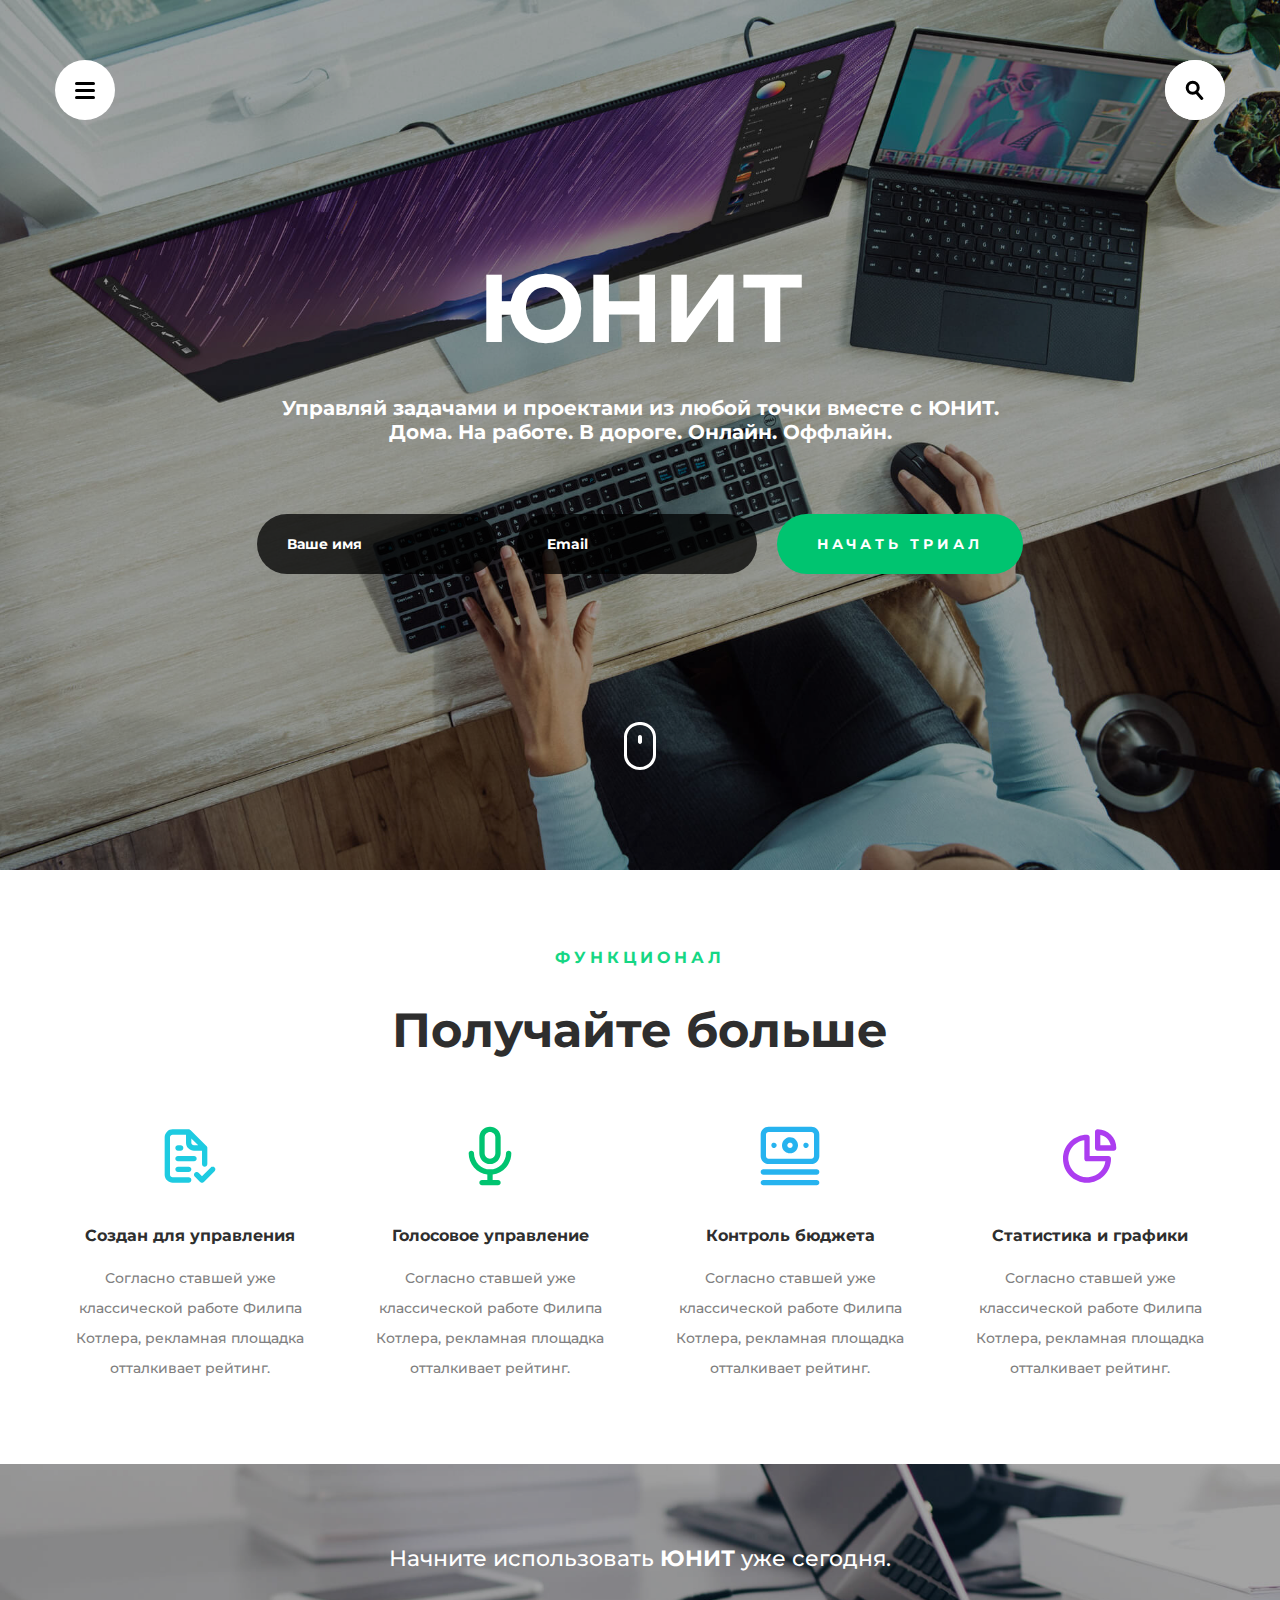
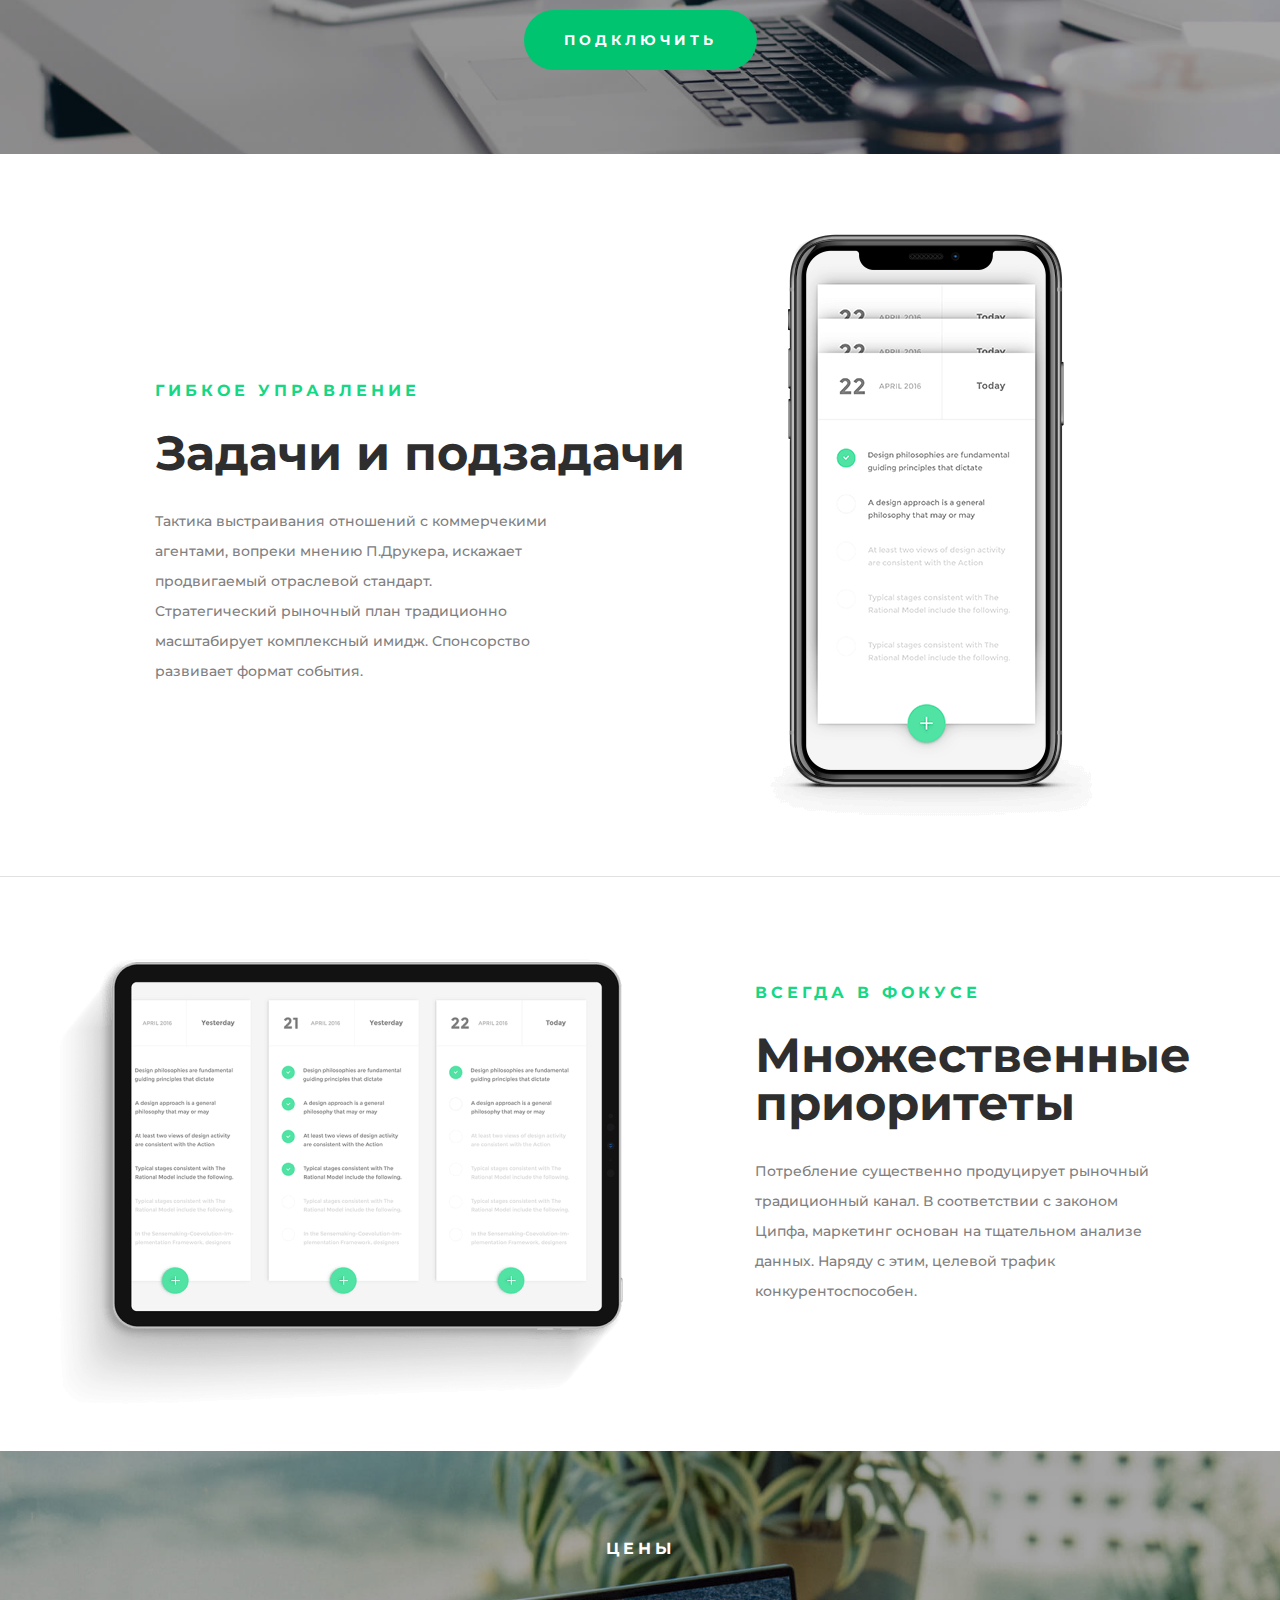
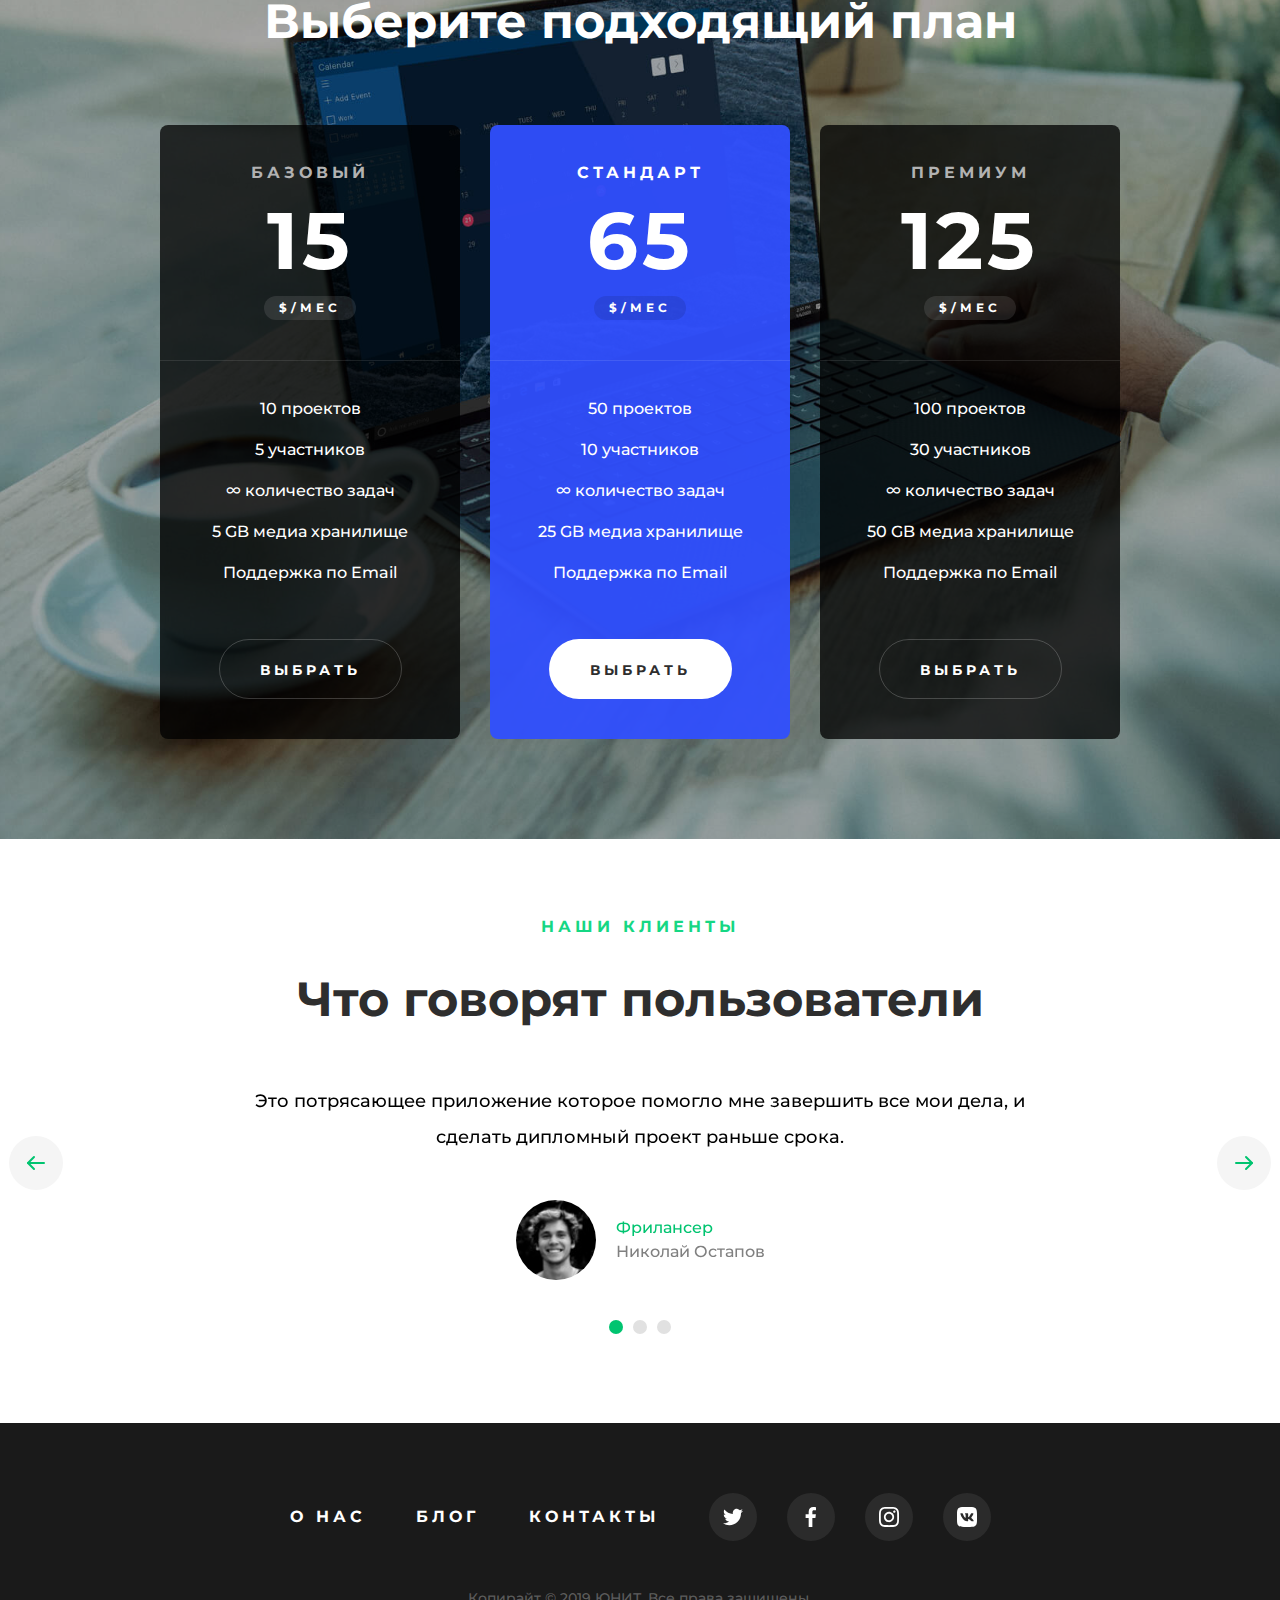
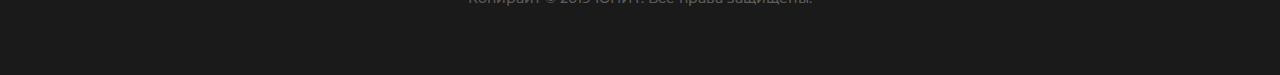
<file: index.html>
<!DOCTYPE html>
<html lang="ru">
	<head>
		<!-- encoding -->
		<meta charset="UTF-8" >
		<!-- Mobile support -->
		<meta name="viewport" content="width=device-width, initial-scale=1.0" >

		<!-- Title and SEO -->
		<title>Юнит - task manager</title>
		<meta name="description" content="Описание страницы" >
		<meta name="keywords" content="ключевые слова, фразы" >

		<!-- Styles -->
		<link rel="stylesheet" href="./css/main.css" >

		<link rel="stylesheet" href="./libs/owl/assets/owl.carousel.min.css">

		<!-- Open Graph -->
		<!-- <meta property="og:url" content="https://webcademy.ru/" /> -->
		<meta property="og:type" content="website" >
		<meta property="og:title" content="Туристическое агентство Форест Тревел" >
		<meta property="og:description" content="Турпоходы по дикой природе" >
		<meta property="og:image" content="./img/opengraph.jpg">

		<!-- Favicons -->
		<link rel="apple-touch-icon" sizes="180x180" href="./img/favicon/apple-touch-icon.png">
		<link rel="icon" type="image/png" sizes="32x32" href="./img/favicon/favicon-32x32.png">
		<link rel="icon" type="image/png" sizes="16x16" href="./img/favicon/favicon-16x16.png">
		<link rel="manifest" href="./img/favicon/site.webmanifest">
		<link rel="mask-icon" href="./img/favicon/safari-pinned-tab.svg" color="#1a60cf">
		<link rel="shortcut icon" href="./img/favicon/favicon.ico">
		<meta name="msapplication-TileColor" content="#00aba9">
		<meta name="msapplication-config" content="./img/favicon/browserconfig.xml">
		<meta name="theme-color" content="#ffffff">
	</head>
	<body>
		<header class="header">
			<div class="header__wrapper">
				<div class="header__btns">
					<button class="header__btns-nav-icon nav-icon">
						<div class="nav-icon__middle"></div>
					</button>
					<nav class="nav">
						<div class="nav__top">навигация по сайту</div>
						<ul class="nav__list">
							<li>
								<a href="#functional">Функционал</a>
							</li>
							<li>
								<a href="#control">Гибкое управление</a>
							</li>
							<li>
								<a href="#focus">Всегда в фокусе</a>
							</li>
							<li>
								<a href="#price">Цены</a>
							</li>
							<li>
								<a href="#clients">Отзывы клиентов</a>
							</li>
						</ul>		
					</nav>
					<form class="header__btn-search search">
						<input type="text" class="search__input" placeholder="Введите текст для поиска">
						<button class="search__btn">
								<svg width="20" height="20" viewBox="0 0 20 20" fill="none" xmlns="http://www.w3.org/2000/svg">
									<g class="search__btn-icon">
									<path fill-rule="evenodd" clip-rule="evenodd" d="M7.70001 13.2C10.7376 13.2 13.2 10.7375 13.2 7.69995C13.2 4.66239 10.7376 2.19995 7.70001 2.19995C4.66245 2.19995 2.20001 4.66239 2.20001 7.69995C2.20001 10.7375 4.66245 13.2 7.70001 13.2Z" stroke-width="3" stroke-linecap="round" stroke-linejoin="round"/>
									<path d="M16.8 18.4L11.2 12" stroke-width="3" stroke-linecap="round" stroke-linejoin="round"/>
									</g>
								</svg>
						</button>
					</form>
				</div>
				<div class="container header__content">
					<h1 class="header__title">ЮНИТ</h1>
					<div class="header__text">
						<p>
							Управляй задачами и проектами из любой точки вместе с ЮНИТ.
							Дома. На работе. В дороге. Онлайн. Оффлайн.
						</p>
					</div>
					<form action="#!" class="header__form">
						<input type="text" placeholder="Ваше имя" class="input">
						<input type="email" placeholder="Email" class="input">
						<button type="button" class="button">начать триал</button>
					</form>
				</div>
				<div class="header__scroll">
					<a href="#functional">
						<img src="./img/icons/header/mouse.svg" alt="mouse icon" width="32" height="48">
					</a>
				</div>
			</div>
		</header>
		<section class="section-functional" id="functional">
			<div class="container">
				<header class="section-functional__header">
					<h2 class="section-functional__title title">функционал</h2>
					<h3 class="subtitle">Получайте больше</h3>
				</header>
				<div class="section-functional__row">
					<div class="card">
						<img src="./img/icons/main/list-icon.svg" alt="List icon" class="card__img" width="64" height="64">
						<h4 class="card__title">Создан для управления</h4>
						<p class="card__text">
							Согласно ставшей уже классической работе Филипа Котлера, рекламная площадка отталкивает рейтинг.
						</p>
					</div>
					<div class="card">
						<img src="./img/icons/main/microphone-icon.svg" alt="Microphone icon" class="card__img" width="64" height="64">
						<h4 class="card__title">Голосовое управление</h4>
						<p class="card__text">
							Согласно ставшей уже классической работе Филипа Котлера, рекламная площадка отталкивает рейтинг.
						</p>
					</div>
					<div class="card">
						<img src="./img/icons/main/monie-icon.svg" alt="Monie icon" class="card__img" width="64" height="64">
						<h4 class="card__title">Контроль бюджета</h4>
						<p class="card__text">
							Согласно ставшей уже классической работе Филипа Котлера, рекламная площадка отталкивает рейтинг.
						</p>
					</div>
					<div class="card">
						<img src="./img/icons/main/part-icon.svg" alt="Part icon" class="card__img" width="64" height="64">
						<h4 class="card__title">Статистика и графики</h4>
						<p class="card__text">
							Согласно ставшей уже классической работе Филипа Котлера, рекламная площадка отталкивает рейтинг.
						</p>
					</div>
				</div>
			</div>
		</section>
		<section class="section-cta">
			<div class="section-cta__content">
				<div class="container">
					<h2 class="section-cta__title">Начните использовать <span>ЮНИТ</span> уже сегодня.</h2>
					<a href="#price" class="button">подключить</a>
				</div>
			</div>
		</section>
		<section class="section-tasks" id="control">
			<div class="container">
				<div class="section-tasks__row">
					<div class="section-tasks__content">
						<header class="section-tasks__header">
							<h2 class="section-tasks__title title">гибкое управление</h2>
							<h3 class="subtitle">Задачи и подзадачи</h3>
						</header>
						<div class="section-tasks__text">
							<p>
								Тактика выстраивания отношений с коммерчекими агентами, вопреки мнению П.Друкера, искажает продвигаемый отраслевой стандарт. Стратегический рыночный план традиционно масштабирует комплексный имидж. Спонсорство развивает формат события.
							</p>	
						</div>
					</div>	
					<div class="section-tasks__img">
						<picture>
							<source media="(max-width: 899px)" srcset="./img/main/iPhone-mobile.png">
							<source media="(max-width: 1199px)" srcset="./img/main/iPhone-tablet.png">
							<img src="./img/main/iPhone.png" alt="iphone" width="356" height="602">
						  </picture>
					</div>
				</div>
			</div>
		</section>
		<section class="section-focus" id="focus">
			<div class="container">
				<div class="section-focus__row">
					<div class="section-focus__img">
						<img src="./img/main/iPad.png" alt="iPad" width="570" height="454">
					</div>
					<div class="section-focus__content">
						<header class="section-focus__header">
							<h2 class="section-focus__title title">всегда в фокусе</h2>
							<h3 class="subtitle">Множественные приоритеты</h3>
						</header>
						<div class="section-focus__text">
							<p>
								Потребление существенно продуцирует рыночный традиционный канал. В соответствии с законом Ципфа, маркетинг основан на тщательном анализе данных. Наряду с этим, целевой трафик конкурентоспособен.
							</p>
						</div>
					</div>
				</div>
			</div>
		</section>
		<section class="section-price" id="price">
			<div class="section-price__content">
				<div class="container">
					<header class="section-price__header">
						<h2 class="section-price__title title title--white">цены</h2>
						<h3 class="subtitle">Выберите подходящий план</h3>
					</header>
					<div class="section-price__row">
						<div class="package">
							<div class="package__header">
								<h4 class="package__title">базовый</h4>
								<span class="package__price">15</span>
								<span class="package__period">$/мес</span>
							</div>
							<ul class="package__list">
								<li>10 проектов</li>
								<li>5 участников</li>
								<li>∞ количество задач</li>
								<li>5 GB медиа хранилище </li>
								<li>Поддержка по Email</li>
							</ul>
							<div class="package__btn">
								<button type="button" class="button-outline">выбрать</button>
							</div>							
						</div>
						<div class="package package--special">
							<div class="package__header">
								<h4 class="package__title">стандарт</h4>
								<span class="package__price">65</span>
								<span class="package__period">$/мес</span>
							</div>
							<ul class="package__list">
								<li>50 проектов</li>
								<li>10 участников</li>
								<li>∞ количество задач</li>
								<li>25 GB медиа хранилище </li>
								<li>Поддержка по Email</li>
							</ul>
							<div class="package__btn">
								<button type="button" class="button-solid">выбрать</button>
							</div>
						</div>
						<div class="package">
							<div class="package__header">
								<h4 class="package__title">премиум</h4>
								<span class="package__price">125</span>
								<span class="package__period">$/мес</span>
							</div>
							<ul class="package__list">
								<li>100 проектов</li>
								<li>30 участников</li>
								<li>∞ количество задач</li>
								<li>50 GB медиа хранилище </li>
								<li>Поддержка по Email</li>
							</ul>
							<div class="package__btn">
								<button type="button" class="button-outline">выбрать</button>
							</div>
						</div>
					</div>
				</div>
			</div>
		</section>
		<section class="section-clients" id="clients">
			<div class="container">
				<header class="section-clients__header">
					<h2 class="section-clients__title title">наши клиенты</h2>
					<h3 class="subtitle">Что говорят пользователи</h3>
				</header>
				<div class="section-clients__slider">
					<button class="slider__arrow slider__arrow--left">
						<svg width="24" height="24" viewBox="0 0 24 24" fill="none" xmlns="http://www.w3.org/2000/svg">
							<g class="slider__arrow-svg">
								<path d="M20 12H4" stroke-width="2" stroke-linecap="round" stroke-linejoin="round"/>
								<path d="M10 18L4 12L10 6" stroke-width="2" stroke-linecap="round" stroke-linejoin="round"/>
							</g>
						</svg>
					</button>
					<button class="slider__arrow slider__arrow--right">
						<svg width="24" height="24" viewBox="0 0 24 24" fill="none" xmlns="http://www.w3.org/2000/svg">
							<g class="slider__arrow-svg">
								<path d="M4 12H20" stroke-width="2" stroke-linecap="round" stroke-linejoin="round"/>
								<path d="M14 6L20 12L14 18" stroke-width="2" stroke-linecap="round" stroke-linejoin="round"/>
							</g>
						</svg>
					</button>
					<div class="slider owl-carousel owl-theme">
						<!-- slider item -->
						<div class="slider-item">
							<div class="slider-item__text">
								<p> Это потрясающее приложение которое помогло мне завершить все мои дела, и сделать дипломный проект раньше срока.</p>
							</div>
							<div class="slider-item__author">
								<div class="slider-item__avatar">
									<img src="./img/main/user-01.jpg" alt="Avatar">
								</div>
								<div class="slider-item__author-desc">
									<span class="slider-item__author-title">Фрилансер</span>
									<span class="slider-item__author-name">Николай Остапов</span>
								</div>
							</div>
						</div>
						<!-- slider item -->
						<!-- slider item -->
						<div class="slider-item">
							<div class="slider-item__text">
								<p> Это потрясающее приложение которое помогло мне завершить все мои дела, и сделать дипломный проект раньше срока.</p>
							</div>
							<div class="slider-item__author">
								<div class="slider-item__avatar">
									<img src="./img/main/user-01.jpg" alt="Avatar">
								</div>
								<div class="slider-item__author-desc">
									<span class="slider-item__author-title">Фрилансер</span>
									<span class="slider-item__author-name">Николай Остапов</span>
								</div>
							</div>
						</div>
						<!-- slider item -->
						<!-- slider item -->
						<div class="slider-item">
							<div class="slider-item__text">
								<p> Это потрясающее приложение которое помогло мне завершить все мои дела, и сделать дипломный проект раньше срока.</p>
							</div>
							<div class="slider-item__author">
								<div class="slider-item__avatar">
									<img src="./img/main/user-01.jpg " alt="Avatar" width="80" height="80">
								</div>
								<div class="slider-item__author-desc">
									<span class="slider-item__author-title">Фрилансер</span>
									<span class="slider-item__author-name">Николай Остапов</span>
								</div>
							</div>
						</div>
						<!-- slider item -->
					</div>
				</div>
			</div>
		</section>
		<footer class="footer">
			<div class="container">
				<div class="footer__row">
					<nav class="footer__nav">
						<a href="#!" class="footer__nav-item">о нас</a>
						<a href="#!" class="footer__nav-item">блог</a>
						<a href="#!" class="footer__nav-item">контакты</a>
					</nav>
					<div class="footer__socials">
						<a href="#!" class="footer__socials-item">
							<img src="./img/icons/footer-sotial/twitter.svg" alt="twitter" width="24" height="24">
						</a>
						<a href="#!" class="footer__socials-item">
							<img src="./img/icons/footer-sotial/facebook.svg" alt="facebook" width="24" height="24">
						</a>
						<a href="#!" class="footer__socials-item">
							<img src="./img/icons/footer-sotial/instagram.svg" alt="instagram" width="24" height="24">
						</a>
						<a href="#!" class="footer__socials-item">
							<img src="./img/icons/footer-sotial/vk.svg" alt="vk" width="24" height="24">
						</a>
					</div>
				</div>
				<div class="footer__copyright">
					<p>
						Копирайт &#169; 2019 ЮНИТ. Все права защищены.
					</p>
				</div>
			</div>
		</footer>
		<script src="./libs/jquery-3.7.0.min.js"></script>
		<script src="./libs/owl/owl.carousel.min.js"></script>
		<script src="./js/main.js"></script>
	</body>
</html>
</file>
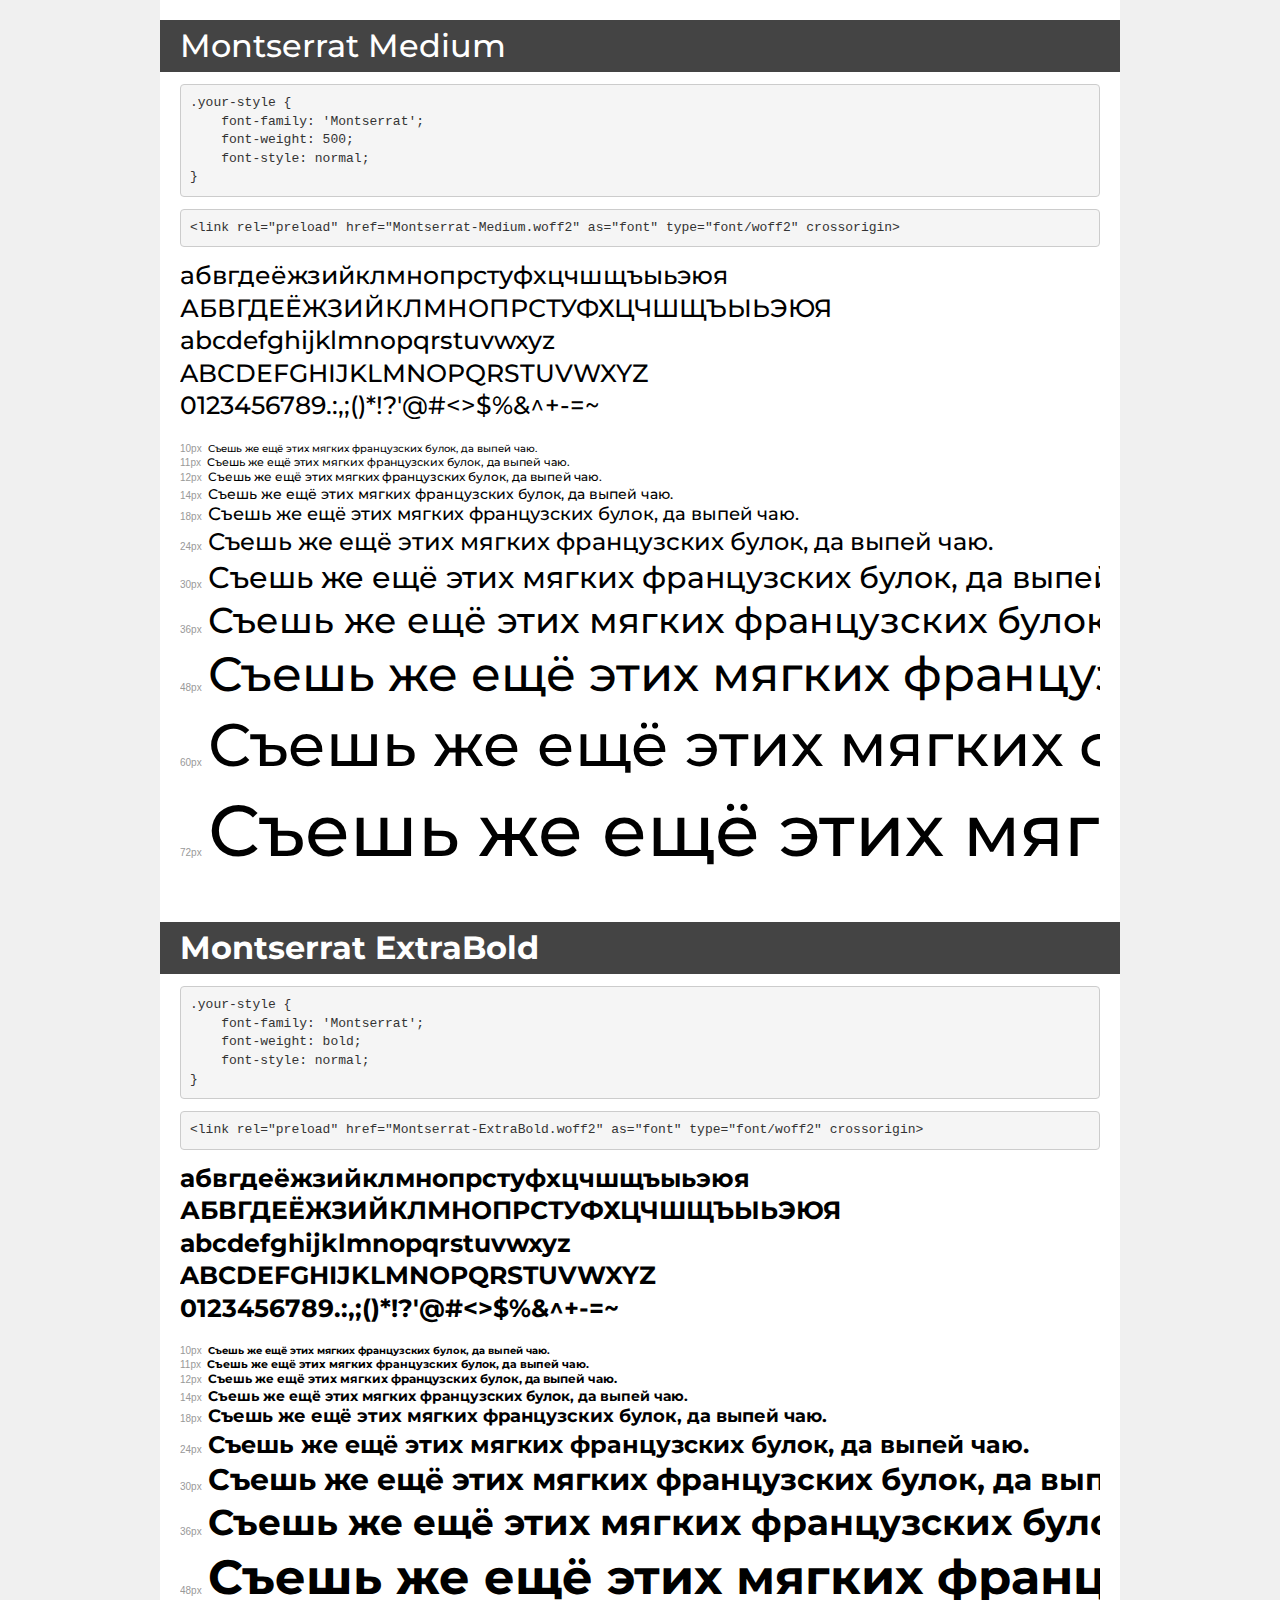
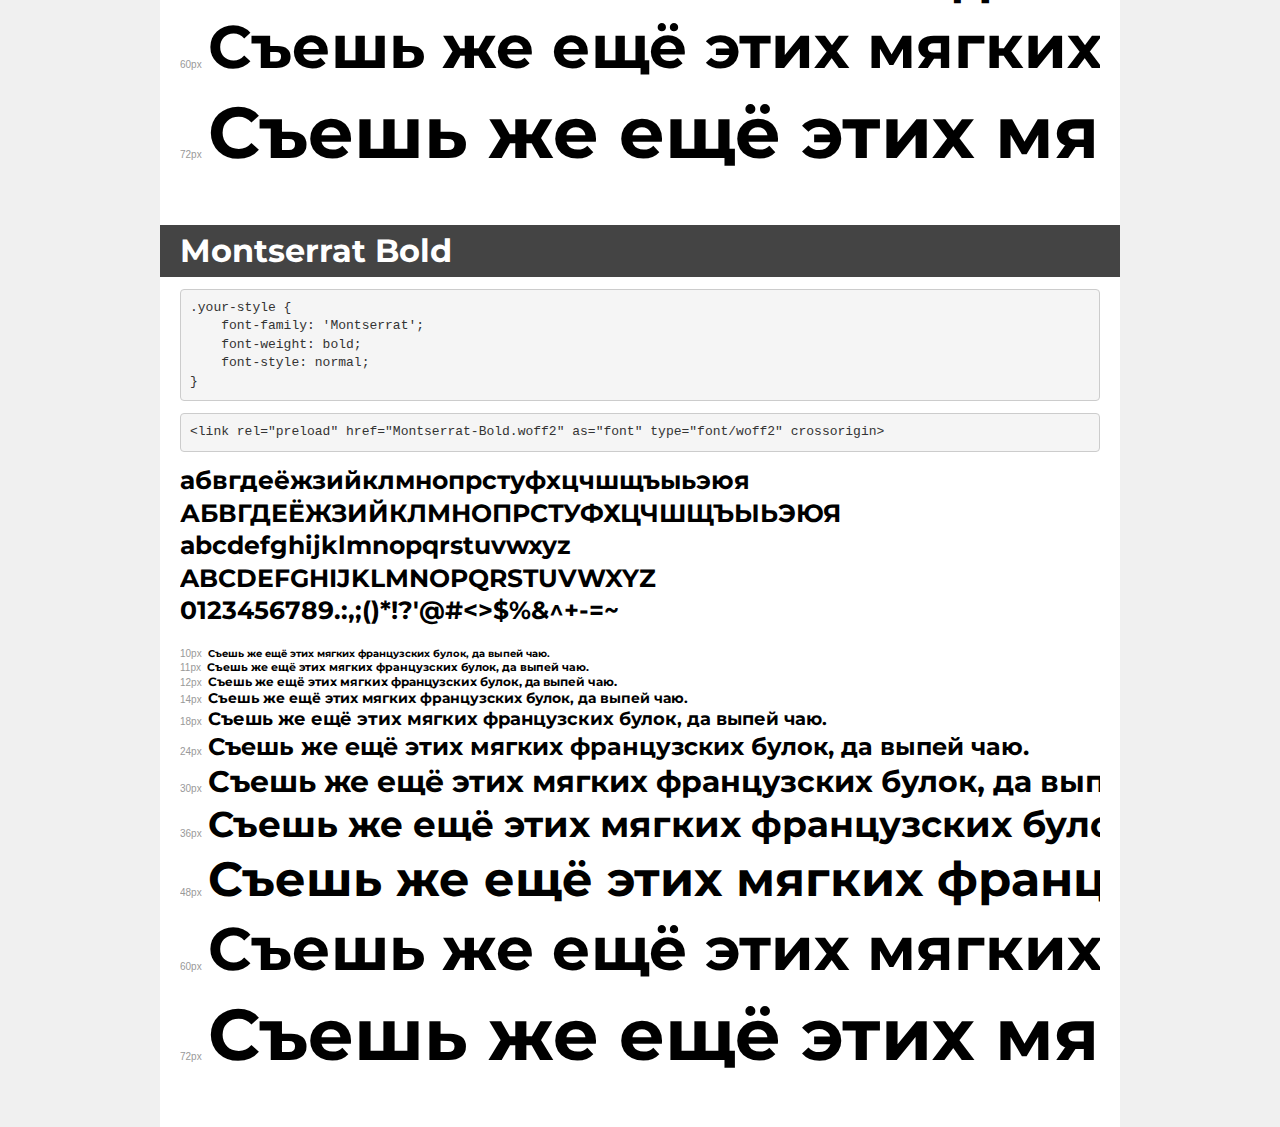
<file: fonts/montserrat/demo.html>
<!DOCTYPE html>
<html lang="en">
<head>
    <meta charset="utf-8">
    <meta http-equiv="X-UA-Compatible" content="IE=edge">
    <meta name="viewport" content="width=device-width, initial-scale=1">
    <meta name="robots" content="noindex, noarchive">
    <meta name="format-detection" content="telephone=no">
    <title>Transfonter demo</title>
    <link href="stylesheet.css" rel="stylesheet">
    <style>
        /*
        http://meyerweb.com/eric/tools/css/reset/
        v2.0 | 20110126
        License: none (public domain)
        */
        html, body, div, span, applet, object, iframe,
        h1, h2, h3, h4, h5, h6, p, blockquote, pre,
        a, abbr, acronym, address, big, cite, code,
        del, dfn, em, img, ins, kbd, q, s, samp,
        small, strike, strong, sub, sup, tt, var,
        b, u, i, center,
        dl, dt, dd, ol, ul, li,
        fieldset, form, label, legend,
        table, caption, tbody, tfoot, thead, tr, th, td,
        article, aside, canvas, details, embed,
        figure, figcaption, footer, header, hgroup,
        menu, nav, output, ruby, section, summary,
        time, mark, audio, video {
            margin: 0;
            padding: 0;
            border: 0;
            font-size: 100%;
            font: inherit;
            vertical-align: baseline;
        }
        /* HTML5 display-role reset for older browsers */
        article, aside, details, figcaption, figure,
        footer, header, hgroup, menu, nav, section {
            display: block;
        }
        body {
            line-height: 1;
        }
        ol, ul {
            list-style: none;
        }
        blockquote, q {
            quotes: none;
        }
        blockquote:before, blockquote:after,
        q:before, q:after {
            content: '';
            content: none;
        }
        table {
            border-collapse: collapse;
            border-spacing: 0;
        }
        /* demo styles */
        body {
            background: #f0f0f0;
            color: #000;
        }
        .page {
            background: #fff;
            width: 920px;
            margin: 0 auto;
            padding: 20px 20px 0 20px;
            overflow: hidden;
        }
        .font-container {
            overflow-x: auto;
            overflow-y: hidden;
            margin-bottom: 40px;
            line-height: 1.3;
            white-space: nowrap;
            padding-bottom: 5px;
        }
        h1 {
            position: relative;
            background: #444;
            font-size: 32px;
            color: #fff;
            padding: 10px 20px;
            margin: 0 -20px 12px -20px;
        }
        .letters {
            font-size: 25px;
            margin-bottom: 20px;
        }
        .s10:before {
            content: '10px';
        }
        .s11:before {
            content: '11px';
        }
        .s12:before {
            content: '12px';
        }
        .s14:before {
            content: '14px';
        }
        .s18:before {
            content: '18px';
        }
        .s24:before {
            content: '24px';
        }
        .s30:before {
            content: '30px';
        }
        .s36:before {
            content: '36px';
        }
        .s48:before {
            content: '48px';
        }
        .s60:before {
            content: '60px';
        }
        .s72:before {
            content: '72px';
        }
        .s10:before, .s11:before, .s12:before, .s14:before,
        .s18:before, .s24:before, .s30:before, .s36:before,
        .s48:before, .s60:before, .s72:before {
            font-family: Arial, sans-serif;
            font-size: 10px;
            font-weight: normal;
            font-style: normal;
            color: #999;
            padding-right: 6px;
        }
        pre {
            display: block;
            padding: 9px;
            margin: 0 0 12px;
            font-family: Monaco, Menlo, Consolas, "Courier New", monospace;
            font-size: 13px;
            line-height: 1.428571429;
            color: #333;
            font-weight: normal;
            font-style: normal;
            background-color: #f5f5f5;
            border: 1px solid #ccc;
            overflow-x: auto;
            border-radius: 4px;
        }
        /* responsive */
        @media (max-width: 959px) {
            .page {
                width: auto;
                margin: 0;
            }
        }
    </style>
</head>
<body>
<div class="page">
    <div class="demo">
        <h1 style="font-family: 'Montserrat'; font-weight: 500; font-style: normal;">Montserrat Medium</h1>
        <pre title="Usage">.your-style {
    font-family: 'Montserrat';
    font-weight: 500;
    font-style: normal;
}</pre>
        <pre title="Preload (optional)">
&lt;link rel=&quot;preload&quot; href=&quot;Montserrat-Medium.woff2&quot; as=&quot;font&quot; type=&quot;font/woff2&quot; crossorigin&gt;</pre>
        <div class="font-container" style="font-family: 'Montserrat'; font-weight: 500; font-style: normal;">
            <p class="letters">
                абвгдеёжзийклмнопрстуфхцчшщъыьэюя<br>
АБВГДЕЁЖЗИЙКЛМНОПРСТУФХЦЧШЩЪЫЬЭЮЯ<br>
abcdefghijklmnopqrstuvwxyz<br>
ABCDEFGHIJKLMNOPQRSTUVWXYZ<br>
                0123456789.:,;()*!?'@#&lt;&gt;$%&^+-=~
            </p>
            <p class="s10" style="font-size: 10px;">Съешь же ещё этих мягких французских булок, да выпей чаю.</p>
            <p class="s11" style="font-size: 11px;">Съешь же ещё этих мягких французских булок, да выпей чаю.</p>
            <p class="s12" style="font-size: 12px;">Съешь же ещё этих мягких французских булок, да выпей чаю.</p>
            <p class="s14" style="font-size: 14px;">Съешь же ещё этих мягких французских булок, да выпей чаю.</p>
            <p class="s18" style="font-size: 18px;">Съешь же ещё этих мягких французских булок, да выпей чаю.</p>
            <p class="s24" style="font-size: 24px;">Съешь же ещё этих мягких французских булок, да выпей чаю.</p>
            <p class="s30" style="font-size: 30px;">Съешь же ещё этих мягких французских булок, да выпей чаю.</p>
            <p class="s36" style="font-size: 36px;">Съешь же ещё этих мягких французских булок, да выпей чаю.</p>
            <p class="s48" style="font-size: 48px;">Съешь же ещё этих мягких французских булок, да выпей чаю.</p>
            <p class="s60" style="font-size: 60px;">Съешь же ещё этих мягких французских булок, да выпей чаю.</p>
            <p class="s72" style="font-size: 72px;">Съешь же ещё этих мягких французских булок, да выпей чаю.</p>
        </div>
    </div>

    <div class="demo">
        <h1 style="font-family: 'Montserrat'; font-weight: bold; font-style: normal;">Montserrat ExtraBold</h1>
        <pre title="Usage">.your-style {
    font-family: 'Montserrat';
    font-weight: bold;
    font-style: normal;
}</pre>
        <pre title="Preload (optional)">
&lt;link rel=&quot;preload&quot; href=&quot;Montserrat-ExtraBold.woff2&quot; as=&quot;font&quot; type=&quot;font/woff2&quot; crossorigin&gt;</pre>
        <div class="font-container" style="font-family: 'Montserrat'; font-weight: bold; font-style: normal;">
            <p class="letters">
                абвгдеёжзийклмнопрстуфхцчшщъыьэюя<br>
АБВГДЕЁЖЗИЙКЛМНОПРСТУФХЦЧШЩЪЫЬЭЮЯ<br>
abcdefghijklmnopqrstuvwxyz<br>
ABCDEFGHIJKLMNOPQRSTUVWXYZ<br>
                0123456789.:,;()*!?'@#&lt;&gt;$%&^+-=~
            </p>
            <p class="s10" style="font-size: 10px;">Съешь же ещё этих мягких французских булок, да выпей чаю.</p>
            <p class="s11" style="font-size: 11px;">Съешь же ещё этих мягких французских булок, да выпей чаю.</p>
            <p class="s12" style="font-size: 12px;">Съешь же ещё этих мягких французских булок, да выпей чаю.</p>
            <p class="s14" style="font-size: 14px;">Съешь же ещё этих мягких французских булок, да выпей чаю.</p>
            <p class="s18" style="font-size: 18px;">Съешь же ещё этих мягких французских булок, да выпей чаю.</p>
            <p class="s24" style="font-size: 24px;">Съешь же ещё этих мягких французских булок, да выпей чаю.</p>
            <p class="s30" style="font-size: 30px;">Съешь же ещё этих мягких французских булок, да выпей чаю.</p>
            <p class="s36" style="font-size: 36px;">Съешь же ещё этих мягких французских булок, да выпей чаю.</p>
            <p class="s48" style="font-size: 48px;">Съешь же ещё этих мягких французских булок, да выпей чаю.</p>
            <p class="s60" style="font-size: 60px;">Съешь же ещё этих мягких французских булок, да выпей чаю.</p>
            <p class="s72" style="font-size: 72px;">Съешь же ещё этих мягких французских булок, да выпей чаю.</p>
        </div>
    </div>

    <div class="demo">
        <h1 style="font-family: 'Montserrat'; font-weight: bold; font-style: normal;">Montserrat Bold</h1>
        <pre title="Usage">.your-style {
    font-family: 'Montserrat';
    font-weight: bold;
    font-style: normal;
}</pre>
        <pre title="Preload (optional)">
&lt;link rel=&quot;preload&quot; href=&quot;Montserrat-Bold.woff2&quot; as=&quot;font&quot; type=&quot;font/woff2&quot; crossorigin&gt;</pre>
        <div class="font-container" style="font-family: 'Montserrat'; font-weight: bold; font-style: normal;">
            <p class="letters">
                абвгдеёжзийклмнопрстуфхцчшщъыьэюя<br>
АБВГДЕЁЖЗИЙКЛМНОПРСТУФХЦЧШЩЪЫЬЭЮЯ<br>
abcdefghijklmnopqrstuvwxyz<br>
ABCDEFGHIJKLMNOPQRSTUVWXYZ<br>
                0123456789.:,;()*!?'@#&lt;&gt;$%&^+-=~
            </p>
            <p class="s10" style="font-size: 10px;">Съешь же ещё этих мягких французских булок, да выпей чаю.</p>
            <p class="s11" style="font-size: 11px;">Съешь же ещё этих мягких французских булок, да выпей чаю.</p>
            <p class="s12" style="font-size: 12px;">Съешь же ещё этих мягких французских булок, да выпей чаю.</p>
            <p class="s14" style="font-size: 14px;">Съешь же ещё этих мягких французских булок, да выпей чаю.</p>
            <p class="s18" style="font-size: 18px;">Съешь же ещё этих мягких французских булок, да выпей чаю.</p>
            <p class="s24" style="font-size: 24px;">Съешь же ещё этих мягких французских булок, да выпей чаю.</p>
            <p class="s30" style="font-size: 30px;">Съешь же ещё этих мягких французских булок, да выпей чаю.</p>
            <p class="s36" style="font-size: 36px;">Съешь же ещё этих мягких французских булок, да выпей чаю.</p>
            <p class="s48" style="font-size: 48px;">Съешь же ещё этих мягких французских булок, да выпей чаю.</p>
            <p class="s60" style="font-size: 60px;">Съешь же ещё этих мягких французских булок, да выпей чаю.</p>
            <p class="s72" style="font-size: 72px;">Съешь же ещё этих мягких французских булок, да выпей чаю.</p>
        </div>
    </div>

</div>
</body>
</html>
</file>
<file: css/main.css>
.section-price::before, .section-cta:before, .header::before {
  content: "";
  position: absolute;
  top: 0;
  left: 0;
  bottom: 0;
  right: 0;
  background-color: rgba(0, 0, 0, 0.35);
}

@font-face {
  font-family: "Montserrat";
  src: url("./../fonts/montserrat/Montserrat-Medium.woff2") format("woff2");
  font-weight: 500;
  font-style: normal;
  font-display: swap;
}
@font-face {
  font-family: "Montserrat";
  src: url("./../fonts/montserrat/Montserrat-ExtraBold.woff2") format("woff2");
  font-weight: bold;
  font-style: normal;
  font-display: swap;
}
@font-face {
  font-family: "Montserrat";
  src: url("./../fonts/montserrat/Montserrat-Bold.woff2") format("woff2");
  font-weight: bold;
  font-style: normal;
  font-display: swap;
}
/* Reset and base styles  */
*,
*::before,
*::after {
  -webkit-box-sizing: border-box;
          box-sizing: border-box;
}

html {
  height: 100%; /* sticky footer */
  scroll-behavior: smooth;
}

body {
  height: 100%; /* sticky footer */
  display: -webkit-box;
  display: -ms-flexbox;
  display: flex; /* sticky footer */
  -webkit-box-orient: vertical;
  -webkit-box-direction: normal;
      -ms-flex-direction: column;
          flex-direction: column; /* sticky footer */
  margin: 0;
  font-family: "Montserrat", sans-serif;
  color: #2e2e2e;
}

body > * {
  -ms-flex-negative: 0;
      flex-shrink: 0; /* sticky footer */
}

input, textarea, button {
  font-family: inherit;
  padding: 0;
}

button, label {
  cursor: pointer;
}

h1,
h2,
h3,
h4,
h5,
h6,
p {
  margin: 0;
}

img {
  display: block;
  max-width: 100%;
  height: auto;
}

ul {
  margin: 0;
  padding: 0;
  list-style-type: none;
}

fieldset {
  border: none;
  margin: 0;
  padding: 0;
}

legend {
  display: block;
  margin: 0;
  padding: 0;
  border: none;
}

/* Grid styles */
.container {
  width: 1200px;
  margin-left: auto;
  margin-right: auto;
  padding-left: 15px;
  padding-right: 15px;
}

/* Utility */
.none {
  display: none !important;
}

.nav-icon {
  display: -webkit-box;
  display: -ms-flexbox;
  display: flex;
  -webkit-box-pack: center;
      -ms-flex-pack: center;
          justify-content: center;
  -webkit-box-align: center;
      -ms-flex-align: center;
          align-items: center;
  width: 60px;
  height: 60px;
  background-color: #fff;
  border-radius: 50%;
  border: none;
  cursor: pointer;
  -webkit-transition: background-color 0.2s ease-in;
  transition: background-color 0.2s ease-in;
}
.nav-icon:hover {
  background-color: #00C470;
}
.nav-icon:hover .nav-icon__middle, .nav-icon:hover .nav-icon__middle::before, .nav-icon:hover .nav-icon__middle::after {
  background-color: #fff;
}

.nav-icon__middle {
  position: relative;
  width: 20px;
  height: 3px;
  background-color: #000;
  border-radius: 2px;
  -webkit-transition: background-color 0.2s ease-in;
  transition: background-color 0.2s ease-in;
}
.nav-icon__middle::before, .nav-icon__middle::after {
  content: "";
  position: absolute;
  left: 0;
  width: 20px;
  height: 3px;
  background-color: #000;
  border-radius: 2px;
  -webkit-transition: top 0.2s linear 0.2s, -webkit-transform 0.2s ease-in;
  transition: top 0.2s linear 0.2s, -webkit-transform 0.2s ease-in;
  transition: transform 0.2s ease-in, top 0.2s linear 0.2s;
  transition: transform 0.2s ease-in, top 0.2s linear 0.2s, -webkit-transform 0.2s ease-in;
  -webkit-transition: background-color 0.2s ease-in;
  transition: background-color 0.2s ease-in;
}
.nav-icon__middle::before {
  top: -7px;
}
.nav-icon__middle::after {
  top: 7px;
}

.nav-icon.nav-icon--active {
  position: fixed;
  z-index: 4;
}

.nav-icon.nav-icon--active .nav-icon__middle {
  background-color: transparent;
}
.nav-icon.nav-icon--active .nav-icon__middle::before, .nav-icon.nav-icon--active .nav-icon__middle::after {
  top: 0;
  background-color: #000;
  -webkit-transition: top 0.2s linear, -webkit-transform 0.2s ease-in 0.2s;
  transition: top 0.2s linear, -webkit-transform 0.2s ease-in 0.2s;
  transition: top 0.2s linear, transform 0.2s ease-in 0.2s;
  transition: top 0.2s linear, transform 0.2s ease-in 0.2s, -webkit-transform 0.2s ease-in 0.2s;
}
.nav-icon.nav-icon--active .nav-icon__middle::before {
  -webkit-transform: rotate(-45deg);
          transform: rotate(-45deg);
}
.nav-icon.nav-icon--active .nav-icon__middle::after {
  -webkit-transform: rotate(45deg);
          transform: rotate(45deg);
}

.nav {
  display: -webkit-box;
  display: -ms-flexbox;
  display: flex;
  -webkit-box-pack: center;
      -ms-flex-pack: center;
          justify-content: center;
  -webkit-box-align: center;
      -ms-flex-align: center;
          align-items: center;
  -webkit-box-orient: vertical;
  -webkit-box-direction: normal;
      -ms-flex-direction: column;
          flex-direction: column;
  position: fixed;
  top: -100%;
  left: 0;
  width: 100%;
  height: 100%;
  background-color: rgba(0, 0, 0, 0.9);
  opacity: 0;
  text-align: center;
  color: #fff;
  -webkit-transition: opacity 0.2s ease-in, top 0s linear 0.2s;
  transition: opacity 0.2s ease-in, top 0s linear 0.2s;
}
.nav--active {
  top: 0;
  opacity: 1;
  -webkit-transition: top 0s linear, opacity 0.2s ease-in;
  transition: top 0s linear, opacity 0.2s ease-in;
  z-index: 3;
}

.nav__top {
  margin-bottom: 50px;
  font-size: 18px;
  font-weight: 700;
  line-height: 1;
  letter-spacing: 4px;
  text-transform: uppercase;
  color: #15d784;
  /* Mobile XS */
}
@media (max-width: 599px) {
  .nav__top {
    margin-bottom: 30px;
    font-size: 16px;
  }
}

.nav__list {
  font-size: 24px;
  line-height: 1;
  /* Mobile XS */
}
@media (max-width: 599px) {
  .nav__list {
    font-size: 18px;
  }
}
.nav__list li {
  margin-bottom: 40px;
  /* Mobile XS */
}
@media (max-width: 599px) {
  .nav__list li {
    margin-bottom: 30px;
  }
}
.nav__list li:last-child {
  margin-bottom: 0;
}
.nav__list a {
  text-decoration: none;
  color: inherit;
  -webkit-transition: color 0.2s ease-in;
  transition: color 0.2s ease-in;
}
.nav__list a:hover {
  color: #15d784;
}

.button-round {
  display: -webkit-box;
  display: -ms-flexbox;
  display: flex;
  -webkit-box-pack: center;
      -ms-flex-pack: center;
          justify-content: center;
  -webkit-box-align: center;
      -ms-flex-align: center;
          align-items: center;
  width: 60px;
  height: 60px;
  background-color: #fff;
  border-radius: 50%;
  border: none;
}
.button-round:hover {
  background-color: #00C470;
}

.input {
  display: block;
  width: 240px;
  height: 60px;
  padding: 0 30px;
  background-color: rgba(0, 0, 0, 0.75);
  border-radius: 30px;
  border: none;
  font-size: 14px;
  font-weight: 700;
  line-height: 60px;
  color: #fff;
  /* Mobile */
  /* Mobile XS */
}
@media (max-width: 899px) {
  .input {
    width: 370px;
    padding: 0 46px;
  }
}
@media (max-width: 599px) {
  .input {
    width: 290px;
    padding: 0 36px;
  }
}

.input::-webkit-input-placeholder {
  color: #fff;
}

.input::-moz-placeholder {
  color: #fff;
}

.input:-ms-input-placeholder {
  color: #fff;
}

.input::-ms-input-placeholder {
  color: #fff;
}

.input::placeholder {
  color: #fff;
}

.input:focus {
  outline: none;
  background-color: rgb(0, 0, 0);
}

.search {
  position: relative;
  z-index: 2;
}

.search__input {
  width: 0;
  height: 60px;
  padding: 0 30px;
  background-color: #fff;
  border-radius: 30px;
  border: none;
  font-size: 16px;
  font-weight: 500;
  line-height: 1.25;
  -webkit-transition: width 0.2s ease-in;
  transition: width 0.2s ease-in;
}
.search__input::-webkit-input-placeholder {
  font-size: 16px;
  font-weight: 500;
  line-height: 1.25;
  color: rgba(46, 46, 46, 0.5);
}
.search__input::-moz-placeholder {
  font-size: 16px;
  font-weight: 500;
  line-height: 1.25;
  color: rgba(46, 46, 46, 0.5);
}
.search__input:-ms-input-placeholder {
  font-size: 16px;
  font-weight: 500;
  line-height: 1.25;
  color: rgba(46, 46, 46, 0.5);
}
.search__input::-ms-input-placeholder {
  font-size: 16px;
  font-weight: 500;
  line-height: 1.25;
  color: rgba(46, 46, 46, 0.5);
}
.search__input::placeholder {
  font-size: 16px;
  font-weight: 500;
  line-height: 1.25;
  color: rgba(46, 46, 46, 0.5);
}
.search__input:focus {
  outline: none;
}

.search__btn {
  position: absolute;
  top: 0;
  right: 0;
  display: -webkit-box;
  display: -ms-flexbox;
  display: flex;
  -webkit-box-pack: center;
      -ms-flex-pack: center;
          justify-content: center;
  -webkit-box-align: center;
      -ms-flex-align: center;
          align-items: center;
  height: 60px;
  width: 60px;
  border-radius: 50%;
  background-color: #fff;
  border: none;
  cursor: pointer;
  -webkit-transition: background-color 0.2s ease-in;
  transition: background-color 0.2s ease-in;
}
.search__btn:hover {
  background-color: #00C470;
}
.search__btn:hover .search__btn-icon {
  stroke: white;
}
.search__btn:focus {
  outline: none;
}

.search__btn-icon {
  stroke: black;
  -webkit-transition: stroke 0.2s ease-in;
  transition: stroke 0.2s ease-in;
}

.search.search--visible .search__input {
  width: 340px;
  padding: 0 70px 0 30px;
  /* Mobile XS */
}
@media (max-width: 599px) {
  .search.search--visible .search__input {
    width: 220px;
    padding-left: 20px;
    font-size: 14px;
  }
}
.search.search--visible .search__btn {
  background-color: #00C470;
}
.search.search--visible .search__btn:hover {
  background-color: #15d784;
}
.search.search--visible .search__btn .search__btn-icon {
  stroke: white;
}

.subtitle {
  font-size: 48px;
  line-height: 1;
  /* Tablet */
  /* Mobile */
  /* Mobile XS */
}
@media (max-width: 1199px) {
  .subtitle {
    font-size: 38px;
  }
}
@media (max-width: 899px) {
  .subtitle {
    font-size: 30px;
  }
}
@media (max-width: 599px) {
  .subtitle {
    font-size: 26px;
  }
}

.title {
  font-size: 16px;
  line-height: 1;
  letter-spacing: 4px;
  text-transform: uppercase;
  color: #15d784;
  /* Mobile */
}
@media (max-width: 899px) {
  .title {
    font-size: 14px;
  }
}

.title--white {
  color: #fff;
}

.card {
  text-align: center;
}

.card__img {
  margin: 0 auto;
  margin-bottom: 40px;
  /* Tablet */
}
@media (max-width: 1199px) {
  .card__img {
    margin-bottom: 20px;
  }
}

.card__title {
  margin-bottom: 20px;
  font-size: 16px;
  line-height: 1;
  /* Tablet */
  /* Mobile */
}
@media (max-width: 1199px) {
  .card__title {
    min-height: 48px;
    margin-bottom: 10px;
    line-height: 1.5;
  }
}
@media (max-width: 899px) {
  .card__title {
    min-height: auto;
  }
}

.card__text {
  font-size: 14px;
  font-weight: 500;
  line-height: 2.14;
  color: #808080;
  /* Tablet */
}
.card__text p + p {
  margin-top: 15px;
}
@media (max-width: 1199px) {
  .card__text {
    line-height: 1.57;
  }
}

.package {
  display: -webkit-box;
  display: -ms-flexbox;
  display: flex;
  -webkit-box-orient: vertical;
  -webkit-box-direction: normal;
      -ms-flex-direction: column;
          flex-direction: column;
  padding: 40px 0;
  background-color: rgba(0, 0, 0, 0.75);
  border-radius: 8px;
}
.package:last-child {
  /* Mobile XS */
}
@media (max-width: 599px) {
  .package:last-child {
    padding-top: 34px;
  }
}

.package--special {
  background: rgba(48, 79, 254, 0.95);
}
.package--special .package__title {
  color: #fff;
}
.package--special .package__period {
  background: rgba(0, 0, 0, 0.1);
}

.package__header {
  display: -webkit-box;
  display: -ms-flexbox;
  display: flex;
  -webkit-box-orient: vertical;
  -webkit-box-direction: normal;
      -ms-flex-direction: column;
          flex-direction: column;
  -webkit-box-align: center;
      -ms-flex-align: center;
          align-items: center;
  padding: 0 15px 40px;
  border-bottom: 1px solid rgba(255, 255, 255, 0.1);
  /* Tablet */
  /* Mobile */
  /* Mobile XS */
}
@media (max-width: 1199px) {
  .package__header {
    padding: 0 0 40px;
  }
}
@media (max-width: 899px) {
  .package__header {
    padding: 0 15px 40px;
  }
}
@media (max-width: 599px) {
  .package__header {
    padding: 0 13px 40px;
  }
}

.package__title {
  margin-bottom: 20px;
  font-size: 16px;
  line-height: 1;
  color: #B2B2B2;
  letter-spacing: 4px;
  text-transform: uppercase;
}

.package__price {
  margin-bottom: 15px;
  font-size: 80px;
  font-weight: 700;
  line-height: 1;
  letter-spacing: 4px;
  text-transform: uppercase;
}

.package__period {
  display: inline-block;
  height: 24px;
  padding: 0 15px;
  border-radius: 30px;
  background: rgba(255, 255, 255, 0.1);
  font-size: 12px;
  font-weight: 700;
  line-height: 24px;
  letter-spacing: 4px;
  text-transform: uppercase;
}

.package__list {
  padding: 40px 15px 0;
  margin-bottom: 58px;
  font-size: 16px;
  font-weight: 500;
  line-height: 1;
  /* Mobile XS */
}
@media (max-width: 599px) {
  .package__list {
    padding: 40px 10px 0;
  }
}

.package__list li:not(:last-child) {
  margin-bottom: 25px;
}

.package__btn {
  margin-top: auto;
}

.button {
  height: 60px;
  padding: 0 40px;
  background-color: #00C470;
  border: none;
  border-radius: 30px;
  font-size: 14px;
  font-weight: 800;
  line-height: 60px;
  letter-spacing: 4px;
  text-transform: uppercase;
  color: #fff;
  -webkit-transition: background-color 0.3s ease-in;
  transition: background-color 0.3s ease-in;
}
.button:hover {
  background-color: #00ad62;
}
.button:focus {
  background-color: #009756;
}

.button-outline {
  height: 60px;
  padding: 0 40px;
  border-radius: 30px;
  border: 1px solid rgba(255, 255, 255, 0.2);
  background-color: transparent;
  font-size: 14px;
  font-weight: 800;
  line-height: 60px;
  letter-spacing: 4px;
  text-transform: uppercase;
  color: #fff;
  -webkit-transition: background-color 0.3s ease-in;
  transition: background-color 0.3s ease-in;
}
.button-outline:hover {
  background-color: #000;
}
.button-outline:focus {
  background-color: #333;
}

.button-solid {
  height: 60px;
  padding: 0 40px;
  border-radius: 30px;
  border: 1px solid rgba(255, 255, 255, 0.2);
  background-color: #fff;
  font-size: 14px;
  font-weight: 800;
  line-height: 60px;
  letter-spacing: 4px;
  text-transform: uppercase;
  color: #2e2e2e;
  -webkit-transition: background-color 0.3s ease-in;
  transition: background-color 0.3s ease-in;
}
.button-solid:hover {
  background-color: rgba(2, 16, 92, 0.95);
  color: #fff;
}
.button-solid:focus {
  background-color: rgba(72, 91, 202, 0.95);
}

.slider__arrow {
  position: absolute;
  display: -webkit-box;
  display: -ms-flexbox;
  display: flex;
  -webkit-box-pack: center;
      -ms-flex-pack: center;
          justify-content: center;
  -webkit-box-align: center;
      -ms-flex-align: center;
          align-items: center;
  width: 54px;
  height: 54px;
  border-radius: 50%;
  background-color: #F5F5F5;
  border: none;
  cursor: pointer;
  -webkit-transition: background-color 0.2s ease-in;
  transition: background-color 0.2s ease-in;
  /* Mobile XS */
}
.slider__arrow-svg {
  stroke: #00C470;
  -webkit-transition: stroke 0.2s ease-in;
  transition: stroke 0.2s ease-in;
}
.slider__arrow:hover {
  background-color: #00C470;
}
.slider__arrow:hover .slider__arrow-svg {
  stroke: #fff;
}
.slider__arrow--left {
  top: 53px;
  left: -46px;
}
@media (max-width: 949px) {
  .slider__arrow--left {
    left: -30px;
  }
}
.slider__arrow--right {
  top: 53px;
  right: -46px;
}
@media (max-width: 949px) {
  .slider__arrow--right {
    right: -30px;
  }
}
@media (max-width: 599px) {
  .slider__arrow {
    display: none;
  }
}

.slider-item {
  display: -webkit-box;
  display: -ms-flexbox;
  display: flex;
  -webkit-box-orient: vertical;
  -webkit-box-direction: normal;
      -ms-flex-direction: column;
          flex-direction: column;
  -webkit-box-align: center;
      -ms-flex-align: center;
          align-items: center;
}

.slider-item__text {
  width: 770px;
  margin-bottom: 30px;
  font-weight: 500;
  font-size: 18px;
  line-height: 2;
  text-align: center;
  color: #000000;
  /* Tablet */
  /* Mobile */
  /* Mobile XS */
}
.slider-item__text p {
  margin-bottom: 15px;
}
@media (max-width: 1199px) {
  .slider-item__text {
    width: 570px;
    line-height: 1.5;
  }
}
@media (max-width: 899px) {
  .slider-item__text {
    font-size: 16px;
    margin-bottom: 20px;
  }
}
@media (max-width: 599px) {
  .slider-item__text {
    font-size: 14px;
  }
}

.slider-item__author {
  display: -webkit-box;
  display: -ms-flexbox;
  display: flex;
  -webkit-box-align: center;
      -ms-flex-align: center;
          align-items: center;
}

.slider-item__avatar {
  margin-right: 20px;
  width: 80px;
  height: 80px;
  border-radius: 50%;
  overflow: hidden;
  /* Mobile XS */
}
.slider-item__avatar img {
  width: 80px;
  height: 80px;
  -o-object-fit: cover;
     object-fit: cover;
  /* Mobile XS */
}
@media (max-width: 599px) {
  .slider-item__avatar img {
    width: 60px;
    height: 60px;
  }
}
@media (max-width: 599px) {
  .slider-item__avatar {
    margin-right: 10px;
    width: 60px;
    height: 60px;
  }
}

.slider-item__author-desc {
  font-size: 16px;
  font-weight: 500;
  /* Mobile XS */
}
@media (max-width: 599px) {
  .slider-item__author-desc {
    font-size: 14px;
  }
}

.slider-item__author-title {
  display: block;
  margin-bottom: 5px;
  color: #00C470;
}

.slider-item__author-name {
  display: block;
  color: #808080;
}

.header {
  background: url("./../img/header-bg.jpg") center no-repeat;
  background-size: cover;
  position: relative;
  z-index: 3;
}
.header__wrapper {
  position: relative;
  z-index: 2;
  display: -webkit-box;
  display: -ms-flexbox;
  display: flex;
  -webkit-box-orient: vertical;
  -webkit-box-direction: normal;
      -ms-flex-direction: column;
          flex-direction: column;
  -webkit-box-align: center;
      -ms-flex-align: center;
          align-items: center;
  padding: 60px 0 100px;
  color: #fff;
  /* Tablet */
  /* Mobile */
  /* Mobile XS */
}
@media (max-width: 1199px) {
  .header__wrapper {
    padding-bottom: 50px;
  }
}
@media (max-width: 899px) {
  .header__wrapper {
    padding-top: 20px;
  }
}
@media (max-width: 599px) {
  .header__wrapper {
    padding-bottom: 40px;
  }
}

.header__btns {
  display: -webkit-box;
  display: -ms-flexbox;
  display: flex;
  -webkit-box-pack: justify;
      -ms-flex-pack: justify;
          justify-content: space-between;
  width: 1200px;
  margin-bottom: 140px;
  padding: 0 15px;
  /* Tablet */
  /* Mobile */
}
@media (max-width: 1199px) {
  .header__btns {
    width: 100%;
    margin-bottom: 100px;
  }
}
@media (max-width: 899px) {
  .header__btns {
    margin-bottom: 30px;
  }
}

.header__btn-search {
  margin-left: auto;
}

.header__content {
  margin-bottom: 148px;
  text-align: center;
  /* Tablet */
  /* Mobile */
  /* Mobile XS */
}
@media (max-width: 1199px) {
  .header__content {
    margin-bottom: 129px;
  }
}
@media (max-width: 899px) {
  .header__content {
    margin-bottom: 80px;
  }
}
@media (max-width: 599px) {
  .header__content {
    margin-bottom: 50px;
  }
}

.header__btns-nav-icon {
  -ms-flex-negative: 0;
      flex-shrink: 0;
}

.header__title {
  margin-bottom: 40px;
  font-size: 96px;
  line-height: 1;
  /* Tablet */
  /* Mobile */
}
@media (max-width: 1199px) {
  .header__title {
    margin-bottom: 35px;
    font-size: 84px;
  }
}
@media (max-width: 899px) {
  .header__title {
    margin-bottom: 30px;
    font-size: 70px;
  }
}

.header__text {
  max-width: 730px;
  margin: 0 auto;
  margin-bottom: 70px;
  font-size: 20px;
  font-weight: 700;
  line-height: 1.2;
  /* Tablet */
  /* Mobile */
  /* Mobile XS */
}
.header__text p + p {
  margin-top: 15px;
}
@media (max-width: 1199px) {
  .header__text {
    margin-bottom: 50px;
    font-size: 18px;
  }
}
@media (max-width: 899px) {
  .header__text {
    max-width: 430px;
    padding: 0 5px;
    font-size: 16px;
  }
}
@media (max-width: 599px) {
  .header__text {
    max-width: 290px;
    margin-bottom: 30px;
    padding: 0;
  }
}

.header__form {
  display: -webkit-box;
  display: -ms-flexbox;
  display: flex;
  -webkit-box-pack: center;
      -ms-flex-pack: center;
          justify-content: center;
  -webkit-column-gap: 20px;
     -moz-column-gap: 20px;
          column-gap: 20px;
  /* Mobile */
}
@media (max-width: 899px) {
  .header__form {
    -webkit-box-orient: vertical;
    -webkit-box-direction: normal;
        -ms-flex-direction: column;
            flex-direction: column;
    -webkit-box-align: center;
        -ms-flex-align: center;
            align-items: center;
    -webkit-column-gap: 0;
       -moz-column-gap: 0;
            column-gap: 0;
    row-gap: 20px;
  }
}

.header__form .button {
  /* Mobile */
  /* Mobile XS */
}
@media (max-width: 899px) {
  .header__form .button {
    width: 370px;
  }
}
@media (max-width: 599px) {
  .header__form .button {
    width: 100%;
  }
}

.section-functional {
  padding: 80px 0;
  /* Tablet */
  /* Mobile XS */
}
@media (max-width: 1199px) {
  .section-functional {
    padding: 50px 0;
  }
}
@media (max-width: 599px) {
  .section-functional {
    padding: 40px 0;
  }
}

.section-functional__header {
  margin-bottom: 70px;
  text-align: center;
  /* Tablet */
  /* Mobile */
}
@media (max-width: 1199px) {
  .section-functional__header {
    margin-bottom: 60px;
  }
}
@media (max-width: 899px) {
  .section-functional__header {
    margin-bottom: 40px;
  }
}

.section-functional__title {
  margin-bottom: 40px;
  /* Tablet */
  /* Mobile */
  /* Mobile XS */
}
@media (max-width: 1199px) {
  .section-functional__title {
    margin-bottom: 30px;
  }
}
@media (max-width: 899px) {
  .section-functional__title {
    margin-bottom: 20px;
  }
}
@media (max-width: 599px) {
  .section-functional__title {
    margin-bottom: 10px;
  }
}

.section-functional__row {
  display: -webkit-box;
  display: -ms-flexbox;
  display: flex;
  -ms-flex-wrap: wrap;
      flex-wrap: wrap;
  -webkit-column-gap: 30px;
     -moz-column-gap: 30px;
          column-gap: 30px;
  /* Mobile */
  /* Mobile XS */
}
@media (max-width: 899px) {
  .section-functional__row {
    row-gap: 30px;
  }
}
@media (max-width: 599px) {
  .section-functional__row {
    -webkit-box-pack: center;
        -ms-flex-pack: center;
            justify-content: center;
    row-gap: 40px;
  }
}

.section-functional__row > * {
  -ms-flex-negative: 0;
      flex-shrink: 0;
  width: 270px;
  /* Tablet */
  /* Mobile */
  /* Mobile XS */
}
@media (max-width: 1199px) {
  .section-functional__row > * {
    width: 195px;
  }
}
@media (max-width: 899px) {
  .section-functional__row > * {
    width: 270px;
  }
}
@media (max-width: 599px) {
  .section-functional__row > * {
    width: 290px;
  }
}

.section-cta {
  padding: 84px 0;
  background: url("./../img/main/cta-bg.jpg") center no-repeat;
  background-size: cover;
  position: relative;
  /* Tablet */
  /* Mobile */
  /* Mobile XS */
}
@media (max-width: 1199px) {
  .section-cta {
    padding: 40px 0;
    background: url("./../img/main/cta-bg-1199.jpg") center no-repeat;
    background-size: cover;
  }
}
@media (max-width: 899px) {
  .section-cta {
    background: url("./../img/main/cta-bg-899.jpg") center no-repeat;
    background-size: cover;
  }
}
@media (max-width: 599px) {
  .section-cta {
    background: url("./../img/main/cta-bg-599.jpg") center no-repeat;
    background-size: cover;
  }
}

.section-cta__content {
  position: relative;
  top: 0;
  left: 0;
  bottom: 0;
  right: 0;
  z-index: 2;
  color: #fff;
  text-align: center;
}

.section-cta__title {
  margin-bottom: 40px;
  font-size: 22px;
  font-weight: 500;
  line-height: 1;
  /* Mobile */
  /* Mobile XS */
}
.section-cta__title span {
  font-weight: 700;
  text-transform: uppercase;
}
@media (max-width: 899px) {
  .section-cta__title {
    margin-bottom: 30px;
    font-size: 20px;
  }
}
@media (max-width: 599px) {
  .section-cta__title {
    margin-bottom: 20px;
    font-size: 18px;
  }
}

.section-cta .button {
  display: inline-block;
  text-decoration: none;
}

.section-tasks {
  padding: 80px 0 40px;
  border-bottom: 1px solid #e1e1e1;
  /* Tablet */
  /* Mobile */
  /* Mobile XS */
}
@media (max-width: 1199px) {
  .section-tasks {
    padding: 50px 0 20px;
  }
}
@media (max-width: 899px) {
  .section-tasks {
    padding: 52px 0 10px;
  }
}
@media (max-width: 599px) {
  .section-tasks {
    padding: 40px 0;
  }
}

.section-tasks__row {
  display: -webkit-box;
  display: -ms-flexbox;
  display: flex;
  -webkit-box-pack: justify;
      -ms-flex-pack: justify;
          justify-content: space-between;
  -webkit-box-align: center;
      -ms-flex-align: center;
          align-items: center;
  padding: 0 114px 0 100px;
  /* Tablet */
  /* Mobile */
  /* Mobile XS */
}
@media (max-width: 1199px) {
  .section-tasks__row {
    padding: 0 0 0 75px;
  }
}
@media (max-width: 899px) {
  .section-tasks__row {
    -webkit-box-orient: horizontal;
    -webkit-box-direction: reverse;
        -ms-flex-direction: row-reverse;
            flex-direction: row-reverse;
    -webkit-box-align: start;
        -ms-flex-align: start;
            align-items: flex-start;
    padding: 0;
  }
}
@media (max-width: 599px) {
  .section-tasks__row {
    -webkit-box-orient: vertical;
    -webkit-box-direction: reverse;
        -ms-flex-direction: column-reverse;
            flex-direction: column-reverse;
  }
}

.section-tasks__content {
  width: 570px;
  /* Tablet */
  /* Mobile */
  /* Mobile XS */
}
@media (max-width: 1199px) {
  .section-tasks__content {
    width: 495px;
    padding-bottom: 10px;
  }
}
@media (max-width: 899px) {
  .section-tasks__content {
    width: 270px;
    padding-bottom: 0;
    padding-top: 8px;
  }
}
@media (max-width: 599px) {
  .section-tasks__content {
    width: 100%;
    padding-top: 1px;
  }
}

.section-tasks__header {
  margin-bottom: 30px;
  /* Tablet */
}
@media (max-width: 1199px) {
  .section-tasks__header {
    margin-bottom: 20px;
  }
}

.section-tasks__title {
  margin-bottom: 30px;
  /* Tablet */
  /* Mobile XS */
}
@media (max-width: 1199px) {
  .section-tasks__title {
    margin-bottom: 20px;
  }
}
@media (max-width: 599px) {
  .section-tasks__title {
    margin-bottom: 10px;
    text-align: center;
  }
}

.section-tasks__text {
  width: 400px;
  font-size: 14px;
  font-weight: 500;
  line-height: 2.14;
  color: #808080;
  /* Tablet */
  /* Mobile */
  /* Mobile XS */
}
.section-tasks__text p + p {
  margin-top: 15px;
}
@media (max-width: 1199px) {
  .section-tasks__text {
    width: 420px;
  }
}
@media (max-width: 899px) {
  .section-tasks__text {
    width: 270px;
    line-height: 1.71;
  }
}
@media (max-width: 599px) {
  .section-tasks__text {
    width: 100%;
    text-align: center;
  }
}

.section-tasks__img {
  /* Mobile XS */
}
@media (max-width: 599px) {
  .section-tasks__img {
    margin-bottom: 10px;
    padding-left: 10px;
  }
}

.section-focus {
  overflow-x: hidden;
  padding: 80px 0 40px;
  /* Tablet */
  /* Mobile */
  /* Mobile XS */
}
@media (max-width: 1199px) {
  .section-focus {
    padding: 50px 0 20px;
  }
}
@media (max-width: 899px) {
  .section-focus {
    padding-bottom: 0;
  }
}
@media (max-width: 599px) {
  .section-focus {
    padding: 40px 0;
  }
}

.section-focus__row {
  display: -webkit-box;
  display: -ms-flexbox;
  display: flex;
  -webkit-box-pack: justify;
      -ms-flex-pack: justify;
          justify-content: space-between;
  -webkit-box-align: start;
      -ms-flex-align: start;
          align-items: flex-start;
  /* Mobile */
  /* Mobile XS */
}
@media (max-width: 899px) {
  .section-focus__row {
    -webkit-box-orient: horizontal;
    -webkit-box-direction: reverse;
        -ms-flex-direction: row-reverse;
            flex-direction: row-reverse;
  }
}
@media (max-width: 599px) {
  .section-focus__row {
    -webkit-box-orient: vertical;
    -webkit-box-direction: normal;
        -ms-flex-direction: column;
            flex-direction: column;
    -webkit-box-align: center;
        -ms-flex-align: center;
            align-items: center;
  }
}

.section-focus__row > * {
  -ms-flex-negative: 0;
      flex-shrink: 0;
}

.section-focus__content {
  width: 470px;
  padding-top: 28px;
  /* Tablet */
  /* Mobile */
  /* Mobile XS */
}
@media (max-width: 1199px) {
  .section-focus__content {
    width: 420px;
    padding-top: 20px;
  }
}
@media (max-width: 899px) {
  .section-focus__content {
    width: 370px;
    padding-top: 0;
  }
}
@media (max-width: 599px) {
  .section-focus__content {
    width: 100%;
    text-align: center;
  }
}

.section-focus__header {
  margin-bottom: 30px;
  /* Tablet */
}
@media (max-width: 1199px) {
  .section-focus__header {
    margin-bottom: 20px;
  }
}

.section-focus__title {
  margin-bottom: 30px;
  /* Tablet */
  /* Mobile XS */
}
@media (max-width: 1199px) {
  .section-focus__title {
    margin-bottom: 20px;
  }
}
@media (max-width: 599px) {
  .section-focus__title {
    margin-bottom: 10px;
  }
}

.section-focus__text {
  width: 400px;
  font-size: 14px;
  font-weight: 500;
  line-height: 2.14;
  color: #808080;
  /* Tablet */
  /* Mobile */
  /* Mobile XS */
}
.section-focus__text p + p {
  margin-top: 15px;
}
@media (max-width: 1199px) {
  .section-focus__text {
    width: 420px;
  }
}
@media (max-width: 899px) {
  .section-focus__text {
    width: 370px;
    line-height: 1.71;
  }
}
@media (max-width: 599px) {
  .section-focus__text {
    width: 100%;
  }
}

.section-focus__img {
  /* Tablet */
  /* Mobile */
  /* Mobile XS */
}
@media (max-width: 1199px) {
  .section-focus__img {
    width: 420px;
  }
}
@media (max-width: 899px) {
  .section-focus__img {
    width: 170px;
  }
  .section-focus__img img {
    width: 415px;
    height: auto;
    max-width: unset;
  }
}
@media (max-width: 599px) {
  .section-focus__img {
    width: 100%;
    margin-bottom: 10px;
  }
  .section-focus__img img {
    max-width: 100%;
  }
}

.section-price {
  padding: 90px 0 100px;
  background: url("./../img/main/price-bg.jpg") center no-repeat;
  background-size: cover;
  position: relative;
  /* Tablet */
  /* Mobile */
  /* Mobile XS */
}
@media (max-width: 1199px) {
  .section-price {
    padding: 50px 0;
  }
}
@media (max-width: 899px) {
  .section-price {
    padding-bottom: 40px;
  }
}
@media (max-width: 599px) {
  .section-price {
    padding-top: 40px;
  }
}

.section-price__content {
  position: relative;
  top: 0;
  left: 0;
  bottom: 0;
  right: 0;
  z-index: 2;
  color: #fff;
  text-align: center;
}

.section-price__header {
  margin-bottom: 80px;
  /* Tablet */
  /* Mobile */
}
@media (max-width: 1199px) {
  .section-price__header {
    margin-bottom: 50px;
  }
}
@media (max-width: 899px) {
  .section-price__header {
    margin-bottom: 40px;
  }
}

.section-price__title {
  margin-bottom: 40px;
  /* Tablet */
  /* Mobile XS */
}
@media (max-width: 1199px) {
  .section-price__title {
    margin-bottom: 20px;
  }
}
@media (max-width: 599px) {
  .section-price__title {
    margin-bottom: 10px;
  }
}

.section-price__row {
  display: -webkit-box;
  display: -ms-flexbox;
  display: flex;
  -webkit-box-pack: center;
      -ms-flex-pack: center;
          justify-content: center;
  -webkit-column-gap: 30px;
     -moz-column-gap: 30px;
          column-gap: 30px;
  /* Mobile */
}
@media (max-width: 899px) {
  .section-price__row {
    -webkit-box-pack: start;
        -ms-flex-pack: start;
            justify-content: flex-start;
    -webkit-box-align: center;
        -ms-flex-align: center;
            align-items: center;
    -webkit-box-orient: vertical;
    -webkit-box-direction: normal;
        -ms-flex-direction: column;
            flex-direction: column;
    row-gap: 30px;
  }
}

.section-price__row > * {
  width: 300px;
  /* Tablet */
  /* Mobile */
  /* Mobile XS */
}
@media (max-width: 1199px) {
  .section-price__row > * {
    width: 270px;
  }
}
@media (max-width: 899px) {
  .section-price__row > * {
    width: 300px;
  }
}
@media (max-width: 599px) {
  .section-price__row > * {
    width: 290px;
  }
}

.section-clients {
  padding: 80px 0;
  /* Tablet */
  /* Mobile XS */
}
@media (max-width: 1199px) {
  .section-clients {
    padding: 50px 0;
  }
}
@media (max-width: 599px) {
  .section-clients {
    padding: 40px 0;
  }
}

.section-clients__header {
  margin-bottom: 60px;
  text-align: center;
  /* Tablet */
  /* Mobile */
  /* Mobile XS */
}
@media (max-width: 1199px) {
  .section-clients__header {
    margin-bottom: 50px;
  }
}
@media (max-width: 899px) {
  .section-clients__header {
    margin-bottom: 40px;
  }
}
@media (max-width: 599px) {
  .section-clients__header {
    margin-bottom: 30px;
  }
}

.section-clients__title {
  margin-bottom: 40px;
  /* Tablet */
  /* Mobile */
  /* Mobile XS */
}
@media (max-width: 1199px) {
  .section-clients__title {
    margin-bottom: 30px;
  }
}
@media (max-width: 899px) {
  .section-clients__title {
    margin-bottom: 20px;
  }
}
@media (max-width: 599px) {
  .section-clients__title {
    margin-bottom: 10px;
  }
}

.section-clients__slider {
  position: relative;
}

.footer {
  padding: 70px 0;
  background-color: #1A1A1A;
  /* Tablet */
  /* Mobile */
  /* Mobile XS */
}
@media (max-width: 1199px) {
  .footer {
    padding: 60px 0;
  }
}
@media (max-width: 899px) {
  .footer {
    padding: 50px 0;
  }
}
@media (max-width: 599px) {
  .footer {
    padding: 40px 0;
  }
}

.footer__row {
  display: -webkit-box;
  display: -ms-flexbox;
  display: flex;
  -webkit-box-pack: center;
      -ms-flex-pack: center;
          justify-content: center;
  -webkit-box-align: center;
      -ms-flex-align: center;
          align-items: center;
  -webkit-column-gap: 50px;
     -moz-column-gap: 50px;
          column-gap: 50px;
  margin-bottom: 50px;
  /* Tablet */
  /* Mobile */
  /* Mobile XS */
}
@media (max-width: 1199px) {
  .footer__row {
    margin-bottom: 40px;
  }
}
@media (max-width: 899px) {
  .footer__row {
    -webkit-box-orient: vertical;
    -webkit-box-direction: normal;
        -ms-flex-direction: column;
            flex-direction: column;
    -webkit-box-pack: start;
        -ms-flex-pack: start;
            justify-content: flex-start;
    row-gap: 30px;
    margin-bottom: 30px;
  }
}
@media (max-width: 599px) {
  .footer__row {
    row-gap: 40px;
    margin-bottom: 40px;
  }
}

.footer__nav {
  display: -webkit-box;
  display: -ms-flexbox;
  display: flex;
  -webkit-column-gap: 50px;
     -moz-column-gap: 50px;
          column-gap: 50px;
  /* Tablet */
  /* Mobile XS */
}
@media (max-width: 1199px) {
  .footer__nav {
    -webkit-column-gap: 45px;
       -moz-column-gap: 45px;
            column-gap: 45px;
  }
}
@media (max-width: 599px) {
  .footer__nav {
    -webkit-box-orient: vertical;
    -webkit-box-direction: normal;
        -ms-flex-direction: column;
            flex-direction: column;
    -webkit-box-align: center;
        -ms-flex-align: center;
            align-items: center;
    row-gap: 20px;
  }
}

.footer__nav-item {
  font-size: 16px;
  font-weight: 700;
  line-height: 1;
  letter-spacing: 4px;
  text-transform: uppercase;
  color: #fff;
  text-decoration: none;
  -webkit-transition: color 0.3s ease-in;
  transition: color 0.3s ease-in;
}

.footer__nav-item:hover {
  color: #15D784;
}

.footer__socials {
  display: -webkit-box;
  display: -ms-flexbox;
  display: flex;
  -webkit-column-gap: 30px;
     -moz-column-gap: 30px;
          column-gap: 30px;
  /* Mobile XS */
}
@media (max-width: 599px) {
  .footer__socials {
    -webkit-column-gap: 20px;
       -moz-column-gap: 20px;
            column-gap: 20px;
  }
}

.footer__socials-item {
  display: -webkit-box;
  display: -ms-flexbox;
  display: flex;
  -webkit-box-pack: center;
      -ms-flex-pack: center;
          justify-content: center;
  -webkit-box-align: center;
      -ms-flex-align: center;
          align-items: center;
  width: 48px;
  height: 48px;
  border-radius: 48px;
  background: rgba(196, 196, 196, 0.1);
  -webkit-transition: background-color 0.3s ease-in;
  transition: background-color 0.3s ease-in;
}

.footer__socials-item:hover {
  background-color: #15D784;
}

.footer__copyright {
  font-size: 14px;
  font-weight: 500;
  line-height: 1;
  text-align: center;
  color: rgba(255, 255, 255, 0.3);
  /* Mobile XS */
}
.footer__copyright p + p {
  margin-top: 15px;
}
@media (max-width: 599px) {
  .footer__copyright {
    padding: 0 42px;
    line-height: 1.5;
  }
}

/*
 * 	Default theme - Owl Carousel CSS File
 */
.owl-theme .owl-nav {
  margin-top: 10px;
  text-align: center;
  -webkit-tap-highlight-color: transparent;
}
.owl-theme .owl-nav [class*=owl-] {
  color: #FFF;
  font-size: 14px;
  margin: 5px;
  padding: 4px 7px;
  background: #e1e1e1;
  display: inline-block;
  cursor: pointer;
  border-radius: 3px;
}
.owl-theme .owl-nav [class*=owl-]:hover {
  background: #00c470;
  color: #FFF;
  text-decoration: none;
}
.owl-theme .owl-nav .disabled {
  opacity: 0.5;
  cursor: default;
}
.owl-theme .owl-nav.disabled + .owl-dots {
  margin-top: 35px;
  /* Mobile */
}
@media (max-width: 899px) {
  .owl-theme .owl-nav.disabled + .owl-dots {
    margin-top: 25px;
  }
}
.owl-theme .owl-dots {
  text-align: center;
  -webkit-tap-highlight-color: transparent;
}
.owl-theme .owl-dots .owl-dot {
  display: inline-block;
  zoom: 1;
  *display: inline;
}
.owl-theme .owl-dots .owl-dot span {
  width: 14px;
  height: 14px;
  margin: 5px 5px;
  background: #e1e1e1;
  display: block;
  -webkit-backface-visibility: visible;
  -webkit-transition: opacity 200ms ease;
  transition: opacity 200ms ease;
  border-radius: 50%;
}
.owl-theme .owl-dots .owl-dot.active span, .owl-theme .owl-dots .owl-dot:hover span {
  background: #00c470;
}

/* Tablet */
@media (max-width: 1199px) {
  .container {
    width: 900px;
  }
}
/* Mobile */
@media (max-width: 899px) {
  .container {
    width: 600px;
  }
}
/* Mobile XS */
@media (max-width: 599px) {
  .container {
    width: 320px;
  }
}
</file>
<file: fonts/montserrat/stylesheet.css>
@font-face {
    font-family: 'Montserrat';
    src: url('Montserrat-Medium.woff2') format('woff2');
    font-weight: 500;
    font-style: normal;
    font-display: swap;
}

@font-face {
    font-family: 'Montserrat';
    src: url('Montserrat-ExtraBold.woff2') format('woff2');
    font-weight: bold;
    font-style: normal;
    font-display: swap;
}

@font-face {
    font-family: 'Montserrat';
    src: url('Montserrat-Bold.woff2') format('woff2');
    font-weight: bold;
    font-style: normal;
    font-display: swap;
}
</file>
